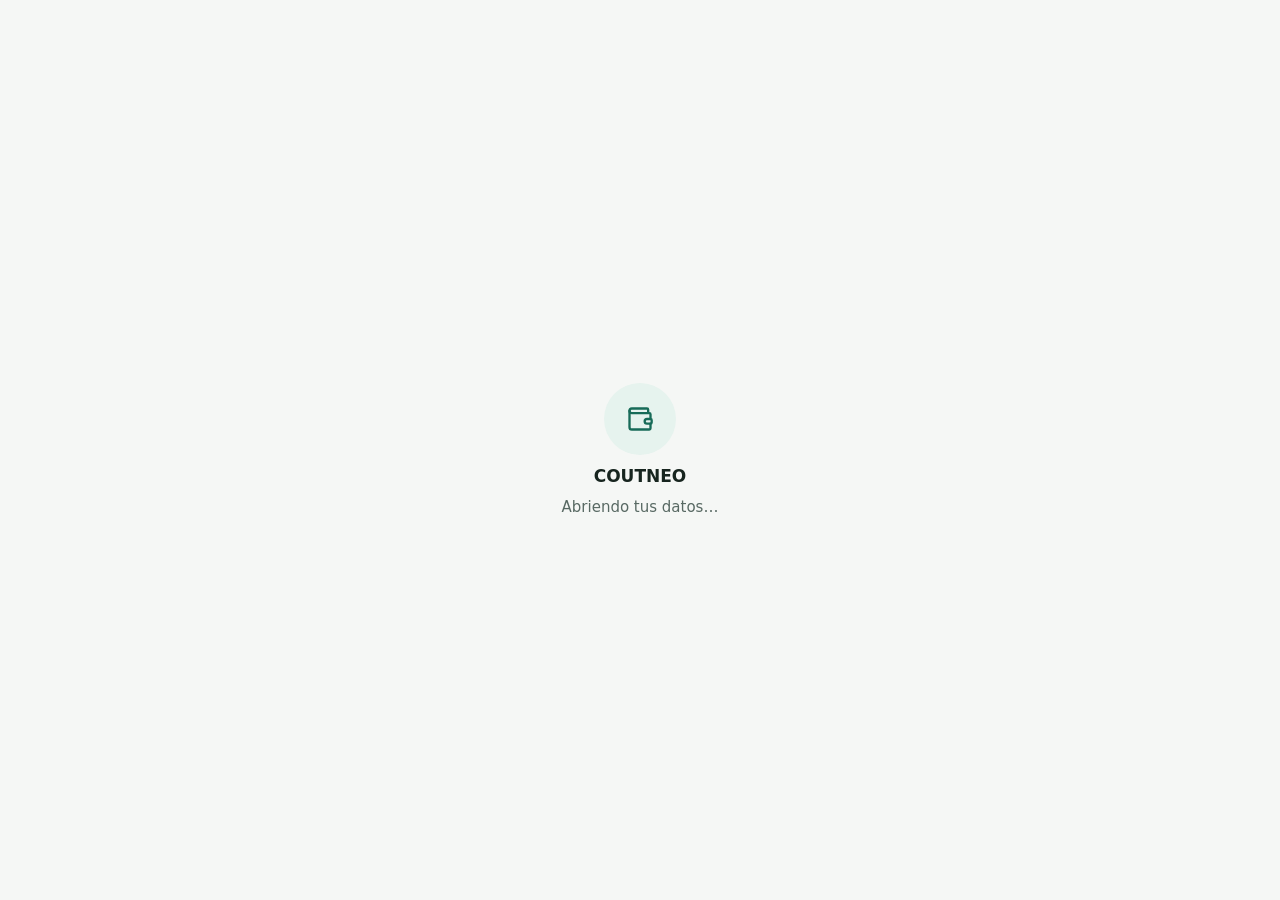
<file: index.html>
<!doctype html>
<html lang="es-NI">
  <head>
    <meta charset="UTF-8" />
    <meta http-equiv="Content-Security-Policy" content="default-src 'self'; script-src 'self'; style-src 'self'; img-src 'self' data: blob:; font-src 'self'; connect-src 'self'; worker-src 'self'; manifest-src 'self'; object-src 'none'; base-uri 'none'; form-action 'none'" />
    <meta name="viewport" content="width=device-width, initial-scale=1, viewport-fit=cover" />
    <meta name="theme-color" content="#F5F7F5" />
    <meta name="color-scheme" content="light" />
    <meta name="referrer" content="no-referrer" />
    <meta name="mobile-web-app-capable" content="yes" />
    <meta name="apple-mobile-web-app-capable" content="yes" />
    <meta name="apple-mobile-web-app-title" content="COUTNEO" />
    <meta name="apple-mobile-web-app-status-bar-style" content="default" />
    <meta name="format-detection" content="telephone=no" />
    <meta
      name="description"
      content="Tus finanzas claras, en córdobas y en dólares. Funciona sin internet y tus datos se quedan en tu teléfono."
    />
    <link rel="icon" href="icono.svg" type="image/svg+xml" />
    <link rel="icon" href="favicon-32.png" type="image/png" sizes="32x32" />
    <link rel="apple-touch-icon" href="apple-touch-icon-180.png" />
    <title>COUTNEO</title>
    <script type="module" crossorigin src="./app-BXophbRa.js"></script>
    <link rel="modulepreload" crossorigin href="./c-DyZJNswf.js">
    <link rel="modulepreload" crossorigin href="./c-B1hYfC3z.js">
    <link rel="modulepreload" crossorigin href="./c-oKbK7UVy.js">
    <link rel="modulepreload" crossorigin href="./c-2H8qky_v.js">
    <link rel="modulepreload" crossorigin href="./c-CR2uBmUK.js">
    <link rel="modulepreload" crossorigin href="./c-gTBMxaoG.js">
    <link rel="modulepreload" crossorigin href="./c-DZzc4PeH.js">
    <link rel="modulepreload" crossorigin href="./c-DclECHGd.js">
    <link rel="modulepreload" crossorigin href="./c-D03-rWz7.js">
    <link rel="stylesheet" crossorigin href="./a-CXjfK9k2.css">
  <link rel="manifest" href="./manifest.webmanifest"></head>
  <body>
    <!--
      Pantalla de arranque (D-41): se ve mientras carga la app y React la reemplaza al abrir.
      Si la app no llega a abrir (faltan archivos o no hay conexión la primera vez), a los
      8 segundos aparece la ayuda: nunca queda una pantalla en blanco.
    -->
    <div id="root">
      <div class="boot" role="status">
        <img class="boot-logo" src="icono.svg" alt="" width="84" height="84" />
        <p class="boot-name">COUTNEO</p>
        <span class="boot-ring" aria-hidden="true"></span>
        <div class="boot-help">
          <p class="boot-help-title">COUTNEO está tardando en abrir.</p>
          <p>Revisá tu conexión y volvé a abrirla.</p>
          <p>
            Si acabás de publicarla, faltan archivos: subí otra vez <strong>todos</strong> los archivos de la carpeta de
            la app.
          </p>
        </div>
      </div>
    </div>
    <noscript>COUTNEO necesita JavaScript para funcionar.</noscript>
  </body>
</html>
</file>
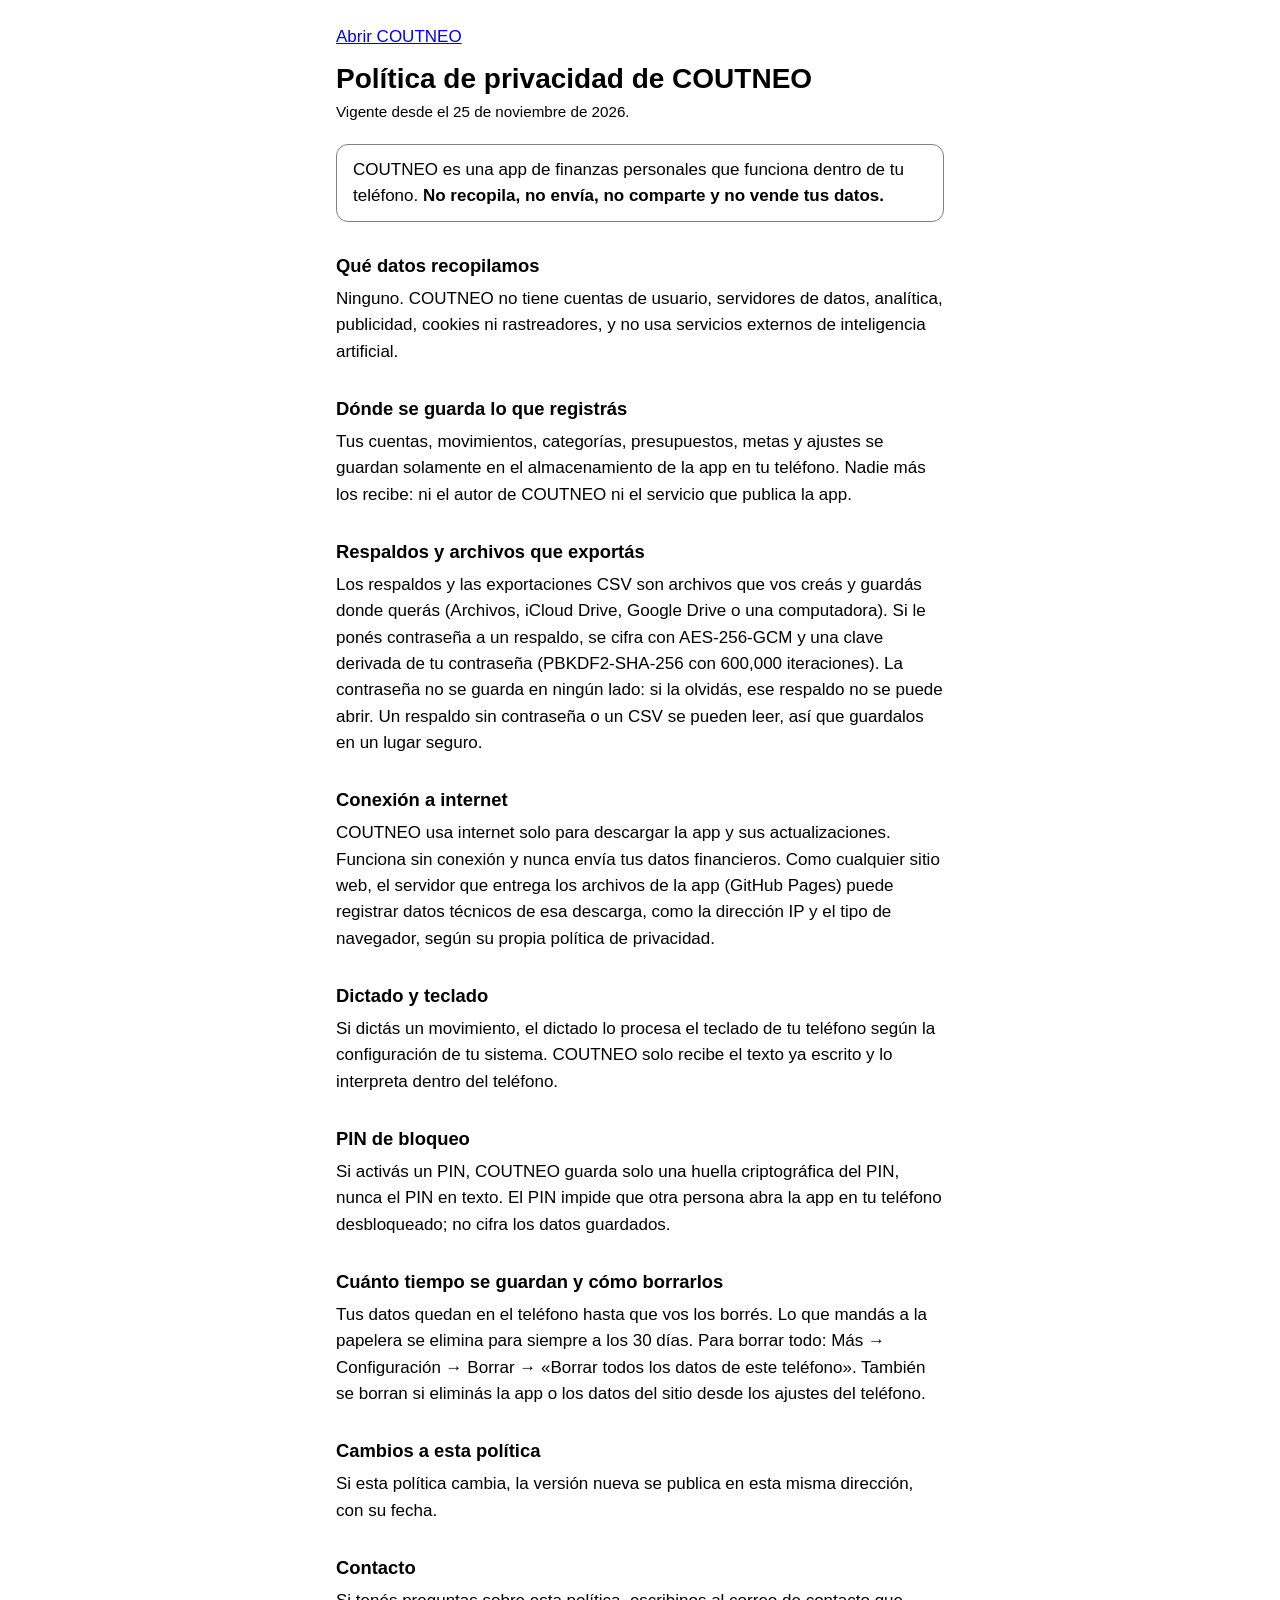
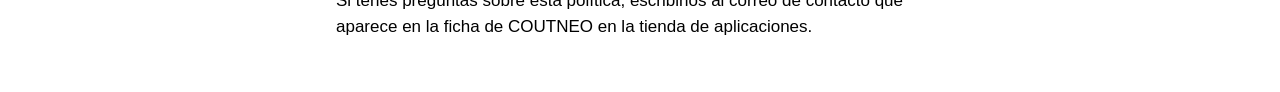
<file: privacidad.html>
<!doctype html>
<html lang="es-NI">
  <head>
    <meta charset="utf-8" />
    <meta name="viewport" content="width=device-width, initial-scale=1, viewport-fit=cover" />
    <meta http-equiv="Content-Security-Policy" content="default-src 'none'; style-src 'self'; img-src 'self'; base-uri 'none'; form-action 'none'" />
    <meta name="color-scheme" content="light dark" />
    <title>Política de privacidad · COUTNEO</title>
    <link rel="icon" href="favicon-32.png" sizes="32x32" type="image/png" />
    <link rel="stylesheet" href="privacidad.css" />
  </head>
  <body>
    <!-- Página pública para las fichas de Google Play y App Store. Debe decir lo mismo que la
         pantalla «Política de privacidad» de la app (src/modules/settings/ui/MoreScreens.tsx). -->
    <main>
      <p class="volver"><a href="./">Abrir COUTNEO</a></p>
      <h1>Política de privacidad de COUTNEO</h1>
      <p class="fecha">Vigente desde el 25 de noviembre de 2026.</p>

      <p class="resumen">
        COUTNEO es una app de finanzas personales que funciona dentro de tu teléfono.
        <strong>No recopila, no envía, no comparte y no vende tus datos.</strong>
      </p>

      <h2>Qué datos recopilamos</h2>
      <p>
        Ninguno. COUTNEO no tiene cuentas de usuario, servidores de datos, analítica, publicidad, cookies ni
        rastreadores, y no usa servicios externos de inteligencia artificial.
      </p>

      <h2>Dónde se guarda lo que registrás</h2>
      <p>
        Tus cuentas, movimientos, categorías, presupuestos, metas y ajustes se guardan solamente en el almacenamiento de
        la app en tu teléfono. Nadie más los recibe: ni el autor de COUTNEO ni el servicio que publica la app.
      </p>

      <h2>Respaldos y archivos que exportás</h2>
      <p>
        Los respaldos y las exportaciones CSV son archivos que vos creás y guardás donde querás (Archivos, iCloud Drive,
        Google Drive o una computadora). Si le ponés contraseña a un respaldo, se cifra con AES-256-GCM y una clave
        derivada de tu contraseña (PBKDF2-SHA-256 con 600,000 iteraciones). La contraseña no se guarda en ningún lado:
        si la olvidás, ese respaldo no se puede abrir. Un respaldo sin contraseña o un CSV se pueden leer, así que
        guardalos en un lugar seguro.
      </p>

      <h2>Conexión a internet</h2>
      <p>
        COUTNEO usa internet solo para descargar la app y sus actualizaciones. Funciona sin conexión y nunca envía tus
        datos financieros. Como cualquier sitio web, el servidor que entrega los archivos de la app (GitHub Pages) puede
        registrar datos técnicos de esa descarga, como la dirección IP y el tipo de navegador, según su propia política
        de privacidad.
      </p>

      <h2>Dictado y teclado</h2>
      <p>
        Si dictás un movimiento, el dictado lo procesa el teclado de tu teléfono según la configuración de tu sistema.
        COUTNEO solo recibe el texto ya escrito y lo interpreta dentro del teléfono.
      </p>

      <h2>PIN de bloqueo</h2>
      <p>
        Si activás un PIN, COUTNEO guarda solo una huella criptográfica del PIN, nunca el PIN en texto. El PIN impide
        que otra persona abra la app en tu teléfono desbloqueado; no cifra los datos guardados.
      </p>

      <h2>Cuánto tiempo se guardan y cómo borrarlos</h2>
      <p>
        Tus datos quedan en el teléfono hasta que vos los borrés. Lo que mandás a la papelera se elimina para siempre a
        los 30 días. Para borrar todo: Más → Configuración → Borrar → «Borrar todos los datos de este teléfono».
        También se borran si eliminás la app o los datos del sitio desde los ajustes del teléfono.
      </p>

      <h2>Cambios a esta política</h2>
      <p>Si esta política cambia, la versión nueva se publica en esta misma dirección, con su fecha.</p>

      <h2>Contacto</h2>
      <p>
        Si tenés preguntas sobre esta política, escribinos al correo de contacto que aparece en la ficha de COUTNEO en la
        tienda de aplicaciones.
      </p>
    </main>
  </body>
</html>
</file>
<file: a-CXjfK9k2.css>
@media (prefers-reduced-motion:reduce){:root{--dur-micro:0s;--dur-feedback:0s;--dur-number:0s;--dur-chart:0s;--dur-panel-in:.12s;--dur-panel-out:.12s;--dur-view:0s;--dur-enter:0s;--dur-sheet:.12s;--dur-chart-in:0s;--stagger:0s}}html,body{background:var(--color-bg);min-height:100%;margin:0}.boot{box-sizing:border-box;min-height:100dvh;padding:calc(env(safe-area-inset-top,0px) + 24px) 28px calc(env(safe-area-inset-bottom,0px) + 24px);font-family:var(--font-sans);color:var(--color-text);text-align:center;flex-direction:column;justify-content:center;align-items:center;gap:14px;display:flex}.boot-logo{width:84px;height:84px;box-shadow:var(--shadow-2);animation:boot-pop .7s var(--ease-enter) both;border-radius:22px}.boot-name{letter-spacing:.14em;font-weight:700;font-size:var(--text-subhead);color:var(--color-primary);margin:0;animation:.6s .15s both boot-fade}.boot-ring{border:2.5px solid var(--color-primary-soft);border-top-color:var(--color-primary);border-radius:50%;width:22px;height:22px;margin-top:6px;animation:.8s linear infinite boot-spin,.4s .4s both boot-fade}.boot-help{border-radius:var(--radius-card);background:var(--color-surface);max-width:320px;box-shadow:var(--shadow-1);font-size:var(--text-subhead);line-height:var(--leading-subhead);color:var(--color-text-secondary);visibility:hidden;opacity:0;margin-top:10px;padding:14px 16px;animation:.4s 8s forwards boot-help}.boot-help p{margin:0}.boot-help p+p{margin-top:6px}.boot-help-title{color:var(--color-text);font-weight:600}@keyframes boot-pop{0%{opacity:0;transform:scale(.82)}}@keyframes boot-fade{0%{opacity:0}}@keyframes boot-spin{to{transform:rotate(360deg)}}@keyframes boot-help{to{visibility:visible;opacity:1}}@media (prefers-reduced-motion:reduce){.boot-logo,.boot-name{animation:none}.boot-ring{animation-duration:1.6s,0s}.boot-help{animation-duration:0s}}@layer properties{@supports (((-webkit-hyphens:none)) and (not (margin-trim:block))) or ((-moz-orient:inline) and (not (color:rgb(from red r g b)))){*,:before,:after{--tw-rotate-x:initial;--tw-rotate-y:initial;--tw-rotate-z:initial;--tw-skew-x:initial;--tw-skew-y:initial;--tw-border-style:solid;--tw-ordinal:initial;--tw-slashed-zero:initial;--tw-numeric-figure:initial;--tw-numeric-spacing:initial;--tw-numeric-fraction:initial;--tw-shadow:0 0 #0000;--tw-shadow-color:initial;--tw-shadow-alpha:100%;--tw-inset-shadow:0 0 #0000;--tw-inset-shadow-color:initial;--tw-inset-shadow-alpha:100%;--tw-ring-color:initial;--tw-ring-shadow:0 0 #0000;--tw-inset-ring-color:initial;--tw-inset-ring-shadow:0 0 #0000;--tw-ring-inset:initial;--tw-ring-offset-width:0px;--tw-ring-offset-color:#fff;--tw-ring-offset-shadow:0 0 #0000;--tw-outline-style:solid;--tw-blur:initial;--tw-brightness:initial;--tw-contrast:initial;--tw-grayscale:initial;--tw-hue-rotate:initial;--tw-invert:initial;--tw-opacity:initial;--tw-saturate:initial;--tw-sepia:initial;--tw-drop-shadow:initial;--tw-drop-shadow-color:initial;--tw-drop-shadow-alpha:100%;--tw-drop-shadow-size:initial}::backdrop{--tw-rotate-x:initial;--tw-rotate-y:initial;--tw-rotate-z:initial;--tw-skew-x:initial;--tw-skew-y:initial;--tw-border-style:solid;--tw-ordinal:initial;--tw-slashed-zero:initial;--tw-numeric-figure:initial;--tw-numeric-spacing:initial;--tw-numeric-fraction:initial;--tw-shadow:0 0 #0000;--tw-shadow-color:initial;--tw-shadow-alpha:100%;--tw-inset-shadow:0 0 #0000;--tw-inset-shadow-color:initial;--tw-inset-shadow-alpha:100%;--tw-ring-color:initial;--tw-ring-shadow:0 0 #0000;--tw-inset-ring-color:initial;--tw-inset-ring-shadow:0 0 #0000;--tw-ring-inset:initial;--tw-ring-offset-width:0px;--tw-ring-offset-color:#fff;--tw-ring-offset-shadow:0 0 #0000;--tw-outline-style:solid;--tw-blur:initial;--tw-brightness:initial;--tw-contrast:initial;--tw-grayscale:initial;--tw-hue-rotate:initial;--tw-invert:initial;--tw-opacity:initial;--tw-saturate:initial;--tw-sepia:initial;--tw-drop-shadow:initial;--tw-drop-shadow-color:initial;--tw-drop-shadow-alpha:100%;--tw-drop-shadow-size:initial}}}@layer theme{:root,:host{--default-transition-duration:.15s;--default-transition-timing-function:cubic-bezier(.4, 0, .2, 1);--color-sunken:var(--color-surface-sunken);--color-ink:var(--color-text);--color-ink-2:var(--color-text-secondary);--color-line:var(--color-border);--color-line-strong:var(--color-border-strong)}}@layer base{*,:after,:before{box-sizing:border-box;border:0 solid;margin:0;padding:0}::backdrop{box-sizing:border-box;border:0 solid;margin:0;padding:0}::file-selector-button{box-sizing:border-box;border:0 solid;margin:0;padding:0}html,:host{-webkit-text-size-adjust:100%;tab-size:4;line-height:1.5;font-family:var(--default-font-family,-apple-system, BlinkMacSystemFont, "Segoe UI", Roboto, "Helvetica Neue", "Noto Sans", Arial, sans-serif, "Apple Color Emoji", "Segoe UI Emoji", "Segoe UI Symbol", "Noto Color Emoji");font-feature-settings:var(--default-font-feature-settings,normal);font-variation-settings:var(--default-font-variation-settings,normal);-webkit-tap-highlight-color:transparent}hr{height:0;color:inherit;border-top-width:1px}abbr:where([title]){-webkit-text-decoration:underline dotted;text-decoration:underline dotted}h1,h2,h3,h4,h5,h6{font-size:inherit;font-weight:inherit}a{color:inherit;-webkit-text-decoration:inherit;-webkit-text-decoration:inherit;-webkit-text-decoration:inherit;-webkit-text-decoration:inherit;text-decoration:inherit}b,strong{font-weight:bolder}code,kbd,samp,pre{font-family:var(--default-mono-font-family,ui-monospace, SFMono-Regular, Menlo, Monaco, Consolas, "Liberation Mono", "Courier New", monospace);font-feature-settings:var(--default-mono-font-feature-settings,normal);font-variation-settings:var(--default-mono-font-variation-settings,normal);font-size:1em}small{font-size:80%}sub,sup{vertical-align:baseline;font-size:75%;line-height:0;position:relative}sub{bottom:-.25em}sup{top:-.5em}table{text-indent:0;border-color:inherit;border-collapse:collapse}:-moz-focusring:where(:not(iframe)){outline:auto}progress{vertical-align:baseline}summary{display:list-item}ol,ul,menu{list-style:none}img,svg,video,canvas,audio,iframe,embed,object{vertical-align:middle;display:block}img,video{max-width:100%;height:auto}button,input,select,optgroup,textarea{font:inherit;font-feature-settings:inherit;font-variation-settings:inherit;letter-spacing:inherit;color:inherit;opacity:1;background-color:#0000;border-radius:0}::file-selector-button{font:inherit;font-feature-settings:inherit;font-variation-settings:inherit;letter-spacing:inherit;color:inherit;opacity:1;background-color:#0000;border-radius:0}:where(select:is([multiple],[size])) optgroup{font-weight:bolder}:where(select:is([multiple],[size])) optgroup option{padding-inline-start:20px}::file-selector-button{margin-inline-end:4px}::placeholder{opacity:1}@supports (not ((-webkit-appearance:-apple-pay-button))) or (contain-intrinsic-size:1px){::placeholder{color:currentColor}@supports (color:color-mix(in lab, red, red)){::placeholder{color:color-mix(in oklab, currentcolor 50%, transparent)}}}textarea{resize:vertical}::-webkit-search-decoration{-webkit-appearance:none}::-webkit-date-and-time-value{min-height:1lh;text-align:inherit}::-webkit-datetime-edit{display:inline-flex}::-webkit-datetime-edit-fields-wrapper{padding:0}::-webkit-datetime-edit{padding-block:0}::-webkit-datetime-edit-year-field{padding-block:0}::-webkit-datetime-edit-month-field{padding-block:0}::-webkit-datetime-edit-day-field{padding-block:0}::-webkit-datetime-edit-hour-field{padding-block:0}::-webkit-datetime-edit-minute-field{padding-block:0}::-webkit-datetime-edit-second-field{padding-block:0}::-webkit-datetime-edit-millisecond-field{padding-block:0}::-webkit-datetime-edit-meridiem-field{padding-block:0}::-webkit-calendar-picker-indicator{line-height:1}:-moz-ui-invalid{box-shadow:none}button,input:where([type=button],[type=reset],[type=submit]){appearance:button}::file-selector-button{appearance:button}::-webkit-inner-spin-button{height:auto}::-webkit-outer-spin-button{height:auto}[hidden]:where(:not([hidden=until-found])){display:none!important}html{-webkit-text-size-adjust:100%;height:100%}body{background:var(--color-bg);min-height:100%;color:var(--color-text);font-family:var(--font-sans);font-size:var(--text-body);line-height:var(--leading-body);-webkit-tap-highlight-color:transparent;overscroll-behavior-y:none;margin:0}#root{min-height:100%}button,input,select,textarea{font:inherit;color:inherit}button{cursor:pointer;touch-action:manipulation}:focus-visible{outline:2px solid var(--color-focus-ring);outline-offset:2px}h1,h2,h3,p{margin:0}[hidden]{display:none!important}}@layer components{.sr-only-c{clip:rect(0 0 0 0);white-space:nowrap;width:1px;height:1px;margin:-1px;overflow:hidden;position:absolute!important}.tnum{font-variant-numeric:tabular-nums}.amt{font-variant-numeric:tabular-nums;white-space:nowrap;font-weight:600}.amt-inc{color:var(--color-income)}.amt-exp{color:var(--color-expense)}.amt-neu{color:var(--color-transfer)}.t-display{font-size:var(--text-display);line-height:var(--leading-display);letter-spacing:-.02em;font-weight:700}.t-title-1{font-size:var(--text-title-1);line-height:var(--leading-title-1);letter-spacing:-.01em;text-wrap:balance;font-weight:700}.t-title-2{font-size:var(--text-title-2);line-height:var(--leading-title-2);letter-spacing:-.01em;font-weight:600}.t-title-3{font-size:var(--text-title-3);line-height:var(--leading-title-3);letter-spacing:-.01em;font-weight:600}.t-headline{font-size:var(--text-headline);line-height:var(--leading-headline);font-weight:600}.t-callout{font-size:var(--text-callout);line-height:var(--leading-callout)}.t-subhead{font-size:var(--text-subhead);line-height:var(--leading-subhead)}.t-footnote{font-size:var(--text-footnote);line-height:var(--leading-footnote)}.t-caption{font-size:var(--text-caption);line-height:var(--leading-caption);font-weight:500}.muted{color:var(--color-text-secondary)}.ic{flex:none}.demo-bar{z-index:40;background:var(--color-info-soft);color:var(--color-info);padding-top:env(safe-area-inset-top,0px);font-size:var(--text-footnote);line-height:var(--leading-footnote);font-weight:500;position:sticky;top:0}.demo-bar-in{align-items:center;gap:var(--space-2);min-height:36px;padding-left:max(var(--space-5), env(safe-area-inset-left,0px));padding-right:max(var(--space-5), env(safe-area-inset-right,0px));display:flex}.update-bar{background:var(--color-inverse);color:var(--color-on-inverse);align-items:center;gap:var(--space-3);padding:var(--space-2) max(var(--space-5), env(safe-area-inset-right,0px)) var(--space-2) max(var(--space-5), env(safe-area-inset-left,0px));font-size:var(--text-subhead);justify-content:space-between;display:flex}.update-bar button{color:var(--color-on-inverse-accent);min-height:var(--touch-target);padding:0 var(--space-2);background:0 0;border:0;font-weight:600}.page{padding-left:max(var(--space-5), env(safe-area-inset-left,0px));padding-right:max(var(--space-5), env(safe-area-inset-right,0px));padding-top:var(--space-2);padding-bottom:calc(var(--tabbar-height) + env(safe-area-inset-bottom,0px) + var(--space-8));gap:var(--space-6);max-width:var(--content-max);flex-direction:column;width:100%;margin-inline:auto;display:flex}@media (max-width:389px){.page{padding-left:max(var(--space-4), env(safe-area-inset-left,0px));padding-right:max(var(--space-4), env(safe-area-inset-right,0px))}}.tabbar{z-index:30;background:var(--color-surface);border-top:1px solid var(--color-border);padding-bottom:env(safe-area-inset-bottom,0px);padding-left:env(safe-area-inset-left,0px);padding-right:env(safe-area-inset-right,0px);grid-template-columns:repeat(5,minmax(0,1fr));display:grid;position:fixed;bottom:0;left:0;right:0}.tab{height:var(--tabbar-height);min-width:0;color:var(--color-text-secondary);font-size:var(--text-caption);line-height:var(--leading-caption);background:0 0;border:0;flex-direction:column;justify-content:flex-end;align-items:center;gap:2px;padding-bottom:6px;font-weight:500;text-decoration:none;display:flex}.tab span{text-overflow:ellipsis;white-space:nowrap;max-width:100%;overflow:hidden}.tab[aria-current=page],.tab-reg{color:var(--color-primary);font-weight:600}.tab-reg .plus{background:var(--color-primary);width:36px;height:36px;color:var(--color-on-primary);border-radius:50%;place-items:center;display:grid}.tab-reg:active .plus{background:var(--color-primary-pressed)}.sidebar{width:var(--sidebar-width);z-index:30;background:var(--color-surface);border-right:1px solid var(--color-border);gap:var(--space-4);padding:calc(env(safe-area-inset-top,0px) + var(--space-6)) var(--space-4) var(--space-6) max(var(--space-4), env(safe-area-inset-left,0px));flex-direction:column;display:flex;position:fixed;top:0;bottom:0;left:0}.wordmark{letter-spacing:.02em;font-weight:600;font-size:var(--text-headline);padding-left:var(--space-3)}.side-nav{flex-direction:column;gap:2px;display:flex}.side-link{align-items:center;gap:var(--space-3);min-height:var(--touch-target);padding:0 var(--space-3);border-radius:var(--radius-control);color:var(--color-text);font-weight:500;text-decoration:none;display:flex}.side-link:hover{background:var(--color-bg)}.side-link[aria-current=page]{background:var(--color-primary-soft);color:var(--color-primary);font-weight:600}.desk-main{margin-left:var(--sidebar-width);min-height:100vh}.desk-main .page{padding-bottom:var(--space-12);padding-left:var(--space-8);padding-right:var(--space-8);gap:var(--space-8)}.desk-main .demo-bar-in{padding-left:var(--space-8)}.hdr{gap:var(--space-1);padding-top:var(--space-2);flex-direction:column;display:flex}.hdr-row{justify-content:space-between;align-items:center;gap:var(--space-3);display:flex}.back{min-height:var(--touch-target);padding-right:var(--space-2);color:var(--color-primary);background:0 0;border:0;align-self:flex-start;align-items:center;gap:2px;margin-left:-8px;font-weight:500;text-decoration:none;display:inline-flex}.sec{gap:var(--space-3);flex-direction:column;display:flex}.sec-h{justify-content:space-between;align-items:center;gap:var(--space-3);min-height:32px;display:flex}.link{color:var(--color-primary);font-weight:500;font-size:var(--text-subhead);min-height:var(--touch-target);background:0 0;border:0;align-items:center;gap:2px;padding:0;text-decoration:none;display:inline-flex}.card{background:var(--color-surface);border-radius:var(--radius-card);padding:var(--space-4)}@media (min-width:1024px){.card{padding:var(--space-6)}}.card-flush{overflow:hidden;padding:0!important}.list{background:var(--color-surface);border-radius:var(--radius-card);overflow:hidden}.row{align-items:center;gap:var(--space-3);min-height:52px;padding:10px var(--space-4);text-align:left;width:100%;color:inherit;background:0 0;border:0;text-decoration:none;display:flex}.row+.row{border-top:1px solid var(--color-border)}.row-grow{flex:1;min-width:0}.row-ic{background:var(--color-primary-soft);width:32px;height:32px;color:var(--color-primary);border-radius:9px;flex:none;place-items:center;display:grid}@media (hover:hover){a.row:hover,button.row:hover,.txrow:hover{background:var(--color-bg)}}.divider{background:var(--color-border);height:1px}.btn{justify-content:center;align-items:center;gap:var(--space-2);min-height:var(--control-height);border-radius:var(--radius-control);transition:background-color var(--dur-micro) var(--ease-standard), transform var(--dur-micro) var(--ease-standard);border:0;padding:0 18px;font-weight:600;text-decoration:none;display:inline-flex;position:relative}.btn-primary{background:var(--color-primary);color:var(--color-on-primary)}.btn-primary:active:not([disabled]){background:var(--color-primary-pressed)}.btn-secondary{background:var(--color-primary-soft);color:var(--color-primary)}.btn-tertiary{color:var(--color-primary);padding:0 var(--space-2);background:0 0}.btn-destructive{background:var(--color-expense-soft);color:var(--color-expense)}.btn-danger{background:var(--color-expense);color:var(--color-on-primary)}.btn[disabled]{background:var(--color-surface-sunken);color:var(--color-text-secondary);cursor:not-allowed}.btn-tertiary[disabled]{background:0 0}.btn-compact{min-height:var(--control-height-compact);font-size:var(--text-subhead);padding:0 14px}.btn-block{width:100%}.btn[aria-busy=true]>.btn-label{visibility:hidden}.btn-spinner{place-items:center;display:grid;position:absolute;inset:0}.spinner{border:2px solid;border-right-color:#0000;border-radius:50%;width:18px;height:18px;animation:.7s linear infinite spin}@media (hover:hover){.btn-primary:not([disabled]):hover{background:var(--color-primary-hover)}}.icon-btn{width:var(--touch-target);height:var(--touch-target);color:var(--color-text);background:0 0;border:0;border-radius:50%;flex:none;place-items:center;display:grid}.icon-btn:active{background:var(--color-surface-sunken)}.chips{gap:var(--space-2);scrollbar-width:none;margin-inline:calc(-1 * var(--space-5));padding:2px var(--space-5);display:flex;overflow-x:auto}.chips::-webkit-scrollbar{display:none}.chips-wrap{gap:var(--space-2);flex-wrap:wrap;display:flex}.chip{border-radius:var(--radius-pill);background:var(--color-surface);min-height:36px;box-shadow:inset 0 0 0 1px var(--color-border-strong);font-size:var(--text-subhead);white-space:nowrap;color:var(--color-text);border:0;flex:none;align-items:center;gap:6px;padding:0 14px;font-weight:500;display:inline-flex}.chip[aria-pressed=true],.chip-on{background:var(--color-primary-soft);color:var(--color-primary);box-shadow:inset 0 0 0 1px var(--color-primary)}.chip[disabled]{color:var(--color-text-secondary);box-shadow:inset 0 0 0 1px var(--color-border);cursor:not-allowed}.seg{background:var(--color-surface-sunken);border-radius:10px;grid-auto-columns:1fr;grid-auto-flow:column;gap:2px;padding:2px;display:inline-grid}.seg button{min-height:32px;padding:0 var(--space-3);font-size:var(--text-subhead);color:var(--color-text-secondary);white-space:nowrap;background:0 0;border:0;border-radius:8px;font-weight:500}.seg button[aria-pressed=true]{background:var(--color-surface);color:var(--color-text);box-shadow:var(--shadow-1);font-weight:600}.seg-lg{display:grid}.seg-lg button{min-height:40px}.field{flex-direction:column;gap:6px;display:flex}.field-label{font-size:var(--text-subhead);line-height:var(--leading-subhead);font-weight:500}.field-help{font-size:var(--text-footnote);line-height:var(--leading-footnote);color:var(--color-text-secondary)}.field-error{font-size:var(--text-footnote);line-height:var(--leading-footnote);color:var(--color-expense);align-items:center;gap:4px;display:flex}.input{width:100%;min-height:var(--control-height);border-radius:var(--radius-control);border:1px solid var(--color-border-strong);background:var(--color-surface-sunken);font-size:max(16px, var(--text-body));line-height:var(--leading-body);padding:10px 14px}@media (min-width:1024px){.input{min-height:var(--control-height-compact);font-size:var(--text-callout)}}.input:focus{outline:2px solid var(--color-focus-ring);outline-offset:2px}.input[aria-invalid=true]{border-color:var(--color-expense)}.input::placeholder{color:var(--color-text-secondary);opacity:1}textarea.input{resize:none;min-height:96px}.search{position:relative}.search>.ic{color:var(--color-text-secondary);pointer-events:none;position:absolute;top:50%;left:14px;transform:translateY(-50%)}.search .input{padding-left:42px}.amount-in{background:var(--color-surface-sunken);border-radius:var(--radius-card);border:1px solid var(--color-border-strong);align-items:center;gap:10px;padding:10px 12px;display:flex}.amount-in:focus-within{outline:2px solid var(--color-focus-ring);outline-offset:2px}.amount-in[data-invalid=true]{border-color:var(--color-expense)}.amount-in input{min-width:0;font-size:var(--text-display);line-height:var(--leading-display);letter-spacing:-.02em;font-variant-numeric:tabular-nums;background:0 0;border:0;outline:none;flex:1;padding:0;font-weight:700}.cur-chip{border-radius:var(--radius-pill);background:var(--color-primary-soft);min-height:36px;color:var(--color-primary);border:0;flex:none;align-items:center;gap:4px;padding:0 12px;font-weight:700;display:inline-flex}.banner{border-radius:var(--radius-card);font-size:var(--text-subhead);line-height:var(--leading-subhead);text-align:left;border:0;align-items:flex-start;gap:10px;width:100%;padding:12px 14px;text-decoration:none;display:flex}.banner-body{flex-direction:column;flex:1;gap:2px;min-width:0;display:flex}.banner-title{font-weight:600}.banner-action{white-space:nowrap;align-self:center;align-items:center;font-weight:600;display:inline-flex}.banner-warning{background:var(--color-warning-soft);color:var(--color-warning)}.banner-critical{background:var(--color-expense-soft);color:var(--color-expense)}.banner-info{background:var(--color-info-soft);color:var(--color-info)}.banner-success{background:var(--color-income-soft);color:var(--color-income)}.greet{font-size:var(--text-title-1);line-height:var(--leading-title-1);letter-spacing:-.01em;font-weight:700}.period{min-height:36px;color:var(--color-text-secondary);font-weight:500;font-size:var(--text-subhead);background:0 0;border:0;align-self:flex-start;align-items:center;gap:4px;padding:0;display:inline-flex}.bal-grid{gap:var(--space-3);grid-template-columns:1fr 1fr;display:grid}.bal{background:var(--color-surface);border-radius:var(--radius-card);min-width:0;color:inherit;flex-direction:column;gap:4px;padding:14px 14px 12px;text-decoration:none;display:flex}.bal-k{font-size:var(--text-subhead);color:var(--color-text-secondary);font-weight:500}.bal-v{font-size:var(--text-title-2);line-height:var(--leading-title-2);letter-spacing:-.02em;font-variant-numeric:tabular-nums;white-space:nowrap;text-overflow:ellipsis;font-weight:700;overflow:hidden}.bal-v small{font-size:.6em;font-weight:600}.bal-m{font-size:var(--text-footnote);color:var(--color-text-secondary);justify-content:space-between;align-items:center;display:flex}.qe-prompt{align-items:center;gap:var(--space-3);width:100%;min-height:56px;padding:0 var(--space-4);border-radius:var(--radius-card);background:var(--color-surface);box-shadow:inset 0 0 0 1px var(--color-border-strong);color:var(--color-text-secondary);font-size:var(--text-body);text-align:left;border:0;display:flex}.qe-prompt .ic{color:var(--color-primary)}.qe-prompt kbd{font-family:inherit;font-size:var(--text-caption);border:1px solid var(--color-border-strong);border-radius:6px;margin-left:auto;padding:0 6px}.sum-row{justify-content:space-between;align-items:baseline;gap:var(--space-3);min-height:36px;padding-block:4px;display:flex}.sum-row+.sum-row{border-top:1px solid var(--color-border)}.sum-row .amt{font-size:var(--text-body)}.sum-row-net .amt{font-size:var(--text-title-2);line-height:var(--leading-title-2);font-weight:700}.dash-grid{gap:var(--space-6);grid-template-columns:repeat(12,minmax(0,1fr));align-items:start;display:grid}.col-4{grid-column:span 4}.col-8{grid-column:span 8}.col-12{grid-column:span 12}.legend{gap:var(--space-4);font-size:var(--text-footnote);color:var(--color-text-secondary);flex-wrap:wrap;display:flex}.legend span{align-items:center;gap:6px;display:inline-flex}.swatch{border-radius:3px;width:10px;height:10px;display:inline-block}.readout{gap:var(--space-2);background:var(--color-bg);border-radius:12px;grid-template-columns:repeat(3,minmax(0,1fr));padding:10px 12px;display:grid}.readout-k{font-size:var(--text-caption);line-height:var(--leading-caption);color:var(--color-text-secondary);font-weight:500}.readout-v{font-size:var(--text-subhead);font-variant-numeric:tabular-nums;white-space:nowrap;text-overflow:ellipsis;font-weight:600;overflow:hidden}.readout-m{font-size:var(--text-footnote);grid-column:1/-1;font-weight:600}.chart svg{width:100%;height:auto;display:block;overflow:visible}.chart text{font-family:var(--font-sans);fill:var(--chart-label);font-size:12px}.chart text.is-current{fill:var(--color-text);font-weight:600}.chart .hit{cursor:pointer}.chart-bar{transition:opacity var(--dur-micro) var(--ease-standard)}.tbl-wrap{overflow-x:auto}.tbl{border-collapse:collapse;width:100%;font-size:var(--text-subhead);font-variant-numeric:tabular-nums}.tbl th{font-size:var(--text-caption);color:var(--color-text-secondary);text-align:right;border-bottom:1px solid var(--color-border-strong);padding:6px 4px;font-weight:600}.tbl th:first-child,.tbl td:first-child{text-align:left}.tbl td{text-align:right;border-bottom:1px solid var(--color-border);white-space:nowrap;padding:8px 4px}.cbars{gap:var(--space-3);flex-direction:column;display:flex}.cbar{text-align:left;width:100%;color:inherit;background:0 0;border:0;flex-direction:column;gap:6px;padding:0;text-decoration:none;display:flex}.cbar-top{justify-content:space-between;gap:var(--space-3);font-size:var(--text-subhead);display:flex}.cbar-name{align-items:center;gap:var(--space-2);min-width:0;display:flex}.cbar-name span{white-space:nowrap;text-overflow:ellipsis;overflow:hidden}.track{border-radius:var(--radius-pill);background:var(--color-surface-sunken);height:8px;position:relative}.fill{border-radius:var(--radius-pill);background:var(--chart-series-1);transition:width var(--dur-number) var(--ease-standard);position:absolute;top:0;bottom:0;left:0}.fill-ok{background:var(--color-primary)}.fill-warning{background:var(--color-warning)}.fill-over{background:var(--color-expense)}.fill-goal{background:var(--color-income)}.mark{background:var(--color-text-secondary);border-radius:1px;width:2px;position:absolute;top:-3px;bottom:-3px}.progress{gap:var(--space-2);text-align:left;width:100%;color:inherit;background:0 0;border:0;flex-direction:column;padding:0;text-decoration:none;display:flex}.progress-top{justify-content:space-between;align-items:center;gap:10px;display:flex}.progress-name{align-items:center;gap:10px;min-width:0;font-weight:600;display:flex}.progress-name span{white-space:nowrap;text-overflow:ellipsis;overflow:hidden}.progress-foot{font-size:var(--text-footnote);line-height:var(--leading-footnote);color:var(--color-text-secondary);justify-content:space-between;gap:10px;display:flex}.progress-state{align-items:center;gap:4px;font-weight:600;display:inline-flex}.progress-state-warning{color:var(--color-warning)}.progress-state-over{color:var(--color-expense)}.cat-ic{width:36px;height:36px;color:var(--c);background:var(--c);border-radius:50%;flex:none;place-items:center;display:grid}@supports (color:color-mix(in lab, red, red)){.cat-ic{background:color-mix(in srgb, var(--c) 13%, var(--color-surface))}}.cat-ic-sm{width:28px;height:28px}.cat-ic-neutral{--c:var(--color-text-secondary);background:var(--color-surface-sunken)}.txrow{align-items:center;gap:var(--space-3);width:100%;min-height:64px;padding:10px var(--space-4);text-align:left;color:inherit;background:0 0;border:0;text-decoration:none;display:flex}.txrow+.txrow{border-top:1px solid var(--color-border)}.txrow-compact{min-height:48px;padding-block:6px}.tx-main{flex-direction:column;flex:1;min-width:0;display:flex}.tx-desc{font-weight:600;font-size:var(--text-headline);line-height:var(--leading-headline);white-space:nowrap;text-overflow:ellipsis;overflow:hidden}.tx-meta{font-size:var(--text-subhead);line-height:var(--leading-subhead);color:var(--color-text-secondary);white-space:nowrap;text-overflow:ellipsis;overflow:hidden}.tx-amt{text-align:right;flex-direction:column;align-items:flex-end;display:flex}.tx-sub{font-size:var(--text-footnote);color:var(--color-text-secondary);white-space:nowrap}.tag{font-size:var(--text-caption);line-height:var(--leading-caption);border-radius:var(--radius-pill);background:var(--color-surface-sunken);color:var(--color-text-secondary);white-space:nowrap;align-items:center;gap:4px;padding:1px 7px;font-weight:600;display:inline-flex}.date-head{justify-content:space-between;align-items:baseline;gap:var(--space-3);font-size:var(--text-subhead);padding:0 4px 6px;display:flex}.date-head strong{font-weight:600}.kv{justify-content:space-between;gap:var(--space-3);font-size:var(--text-subhead);padding:10px 0;display:flex}.kv+.kv{border-top:1px solid var(--color-border)}.kv-k{color:var(--color-text-secondary)}.kv-v{text-align:right;min-width:0;font-weight:500}.empty{text-align:center;padding:var(--space-8) var(--space-4);flex-direction:column;align-items:center;gap:10px;display:flex}.empty-ring{background:var(--color-primary-soft);width:72px;height:72px;color:var(--color-primary);border-radius:50%;place-items:center;display:grid}.skeleton{background:var(--color-surface-sunken);border-radius:8px}.overlay{z-index:50;background:var(--color-overlay);position:fixed;inset:0}.overlay[data-state=open]{animation:fade-in var(--dur-panel-in) var(--ease-standard)}.overlay[data-state=closed]{animation:fade-out var(--dur-panel-out) var(--ease-exit)}.sheet{left:0;right:0;bottom:var(--kb,0px);z-index:51;max-height:calc(min(100dvh, var(--vvh,100dvh)) - env(safe-area-inset-top,0px) - 24px);background:var(--color-surface);border-radius:var(--radius-sheet) var(--radius-sheet) 0 0;box-shadow:var(--shadow-2);padding-left:env(safe-area-inset-left,0px);padding-right:env(safe-area-inset-right,0px);outline:none;flex-direction:column;display:flex;position:fixed}.sheet[data-state=open]{animation:sheet-in var(--dur-panel-in) var(--ease-enter)}.sheet[data-state=closed]{animation:sheet-out var(--dur-panel-out) var(--ease-exit)}@media (min-width:1024px){.sheet{border-radius:var(--radius-sheet) 0 0 var(--radius-sheet);width:440px;max-height:none;inset:0 0 0 auto}.sheet[data-state=open]{animation-name:panel-in}.sheet[data-state=closed]{animation-name:panel-out}.sheet-grab{display:none}}.sheet-grab{touch-action:none;cursor:grab;flex:none;place-items:center;height:20px;display:grid}.sheet-grab:before{content:"";background:var(--color-border-strong);border-radius:3px;width:40px;height:5px}.sheet-head{align-items:center;gap:var(--space-2);padding:0 var(--space-3) var(--space-2) var(--space-2);flex:none;display:flex}.sheet-head h2{flex:1;min-width:0}.sheet-body{overscroll-behavior:contain;-webkit-overflow-scrolling:touch;padding:4px var(--space-5) var(--space-5);gap:var(--space-4);flex-direction:column;flex:1;min-height:0;display:flex;overflow-y:auto}.sheet-foot{padding:var(--space-3) var(--space-5) calc(var(--space-3) + env(safe-area-inset-bottom,0px));border-top:1px solid var(--color-border);background:var(--color-surface);gap:var(--space-2);flex-direction:column;flex:none;display:flex}.dialog{z-index:61;background:var(--color-surface);width:min(360px,100vw - 48px);padding:var(--space-5);gap:var(--space-3);box-shadow:var(--shadow-2);border-radius:20px;outline:none;flex-direction:column;display:flex;position:fixed;top:50%;left:50%;transform:translate(-50%,-50%)}.dialog-actions{gap:10px;display:flex}.dialog-actions .btn{flex:1}.toast-region{z-index:70;left:max(var(--space-4), env(safe-area-inset-left,0px));right:max(var(--space-4), env(safe-area-inset-right,0px));bottom:calc(var(--tabbar-height) + env(safe-area-inset-bottom,0px) + var(--space-3));gap:var(--space-2);pointer-events:none;flex-direction:column;display:flex;position:fixed}@media (min-width:1024px){.toast-region{left:auto;right:var(--space-8);bottom:var(--space-8);width:400px}}.toast{pointer-events:auto;background:var(--color-inverse);color:var(--color-on-inverse);padding:10px 10px 10px var(--space-4);align-items:center;gap:var(--space-3);box-shadow:var(--shadow-2);font-size:var(--text-subhead);line-height:var(--leading-subhead);animation:toast-in var(--dur-feedback) var(--ease-enter);border-radius:14px;display:flex}.toast p{flex:1;min-width:0}.toast button{color:var(--color-on-inverse-accent);background:0 0;border:0;min-height:40px;padding:0 10px;font-weight:600}.cat-section{gap:var(--space-3);flex-direction:column;display:flex}.cat-demo{gap:var(--space-3);flex-wrap:wrap;align-items:center;display:flex}.swatches{gap:var(--space-2);grid-template-columns:repeat(auto-fill,minmax(140px,1fr));display:grid}.swatch-card{background:var(--color-surface);box-shadow:inset 0 0 0 1px var(--color-border);font-size:var(--text-caption);border-radius:12px;overflow:hidden}.swatch-card div{height:44px}.swatch-card p{padding:6px 8px}.app-main{min-height:100dvh}.sidebar{display:none}@media (min-width:1024px){.sidebar{display:flex}.tabbar{display:none}.app-main{margin-left:var(--sidebar-width)}.app-main .page{padding-bottom:var(--space-12);padding-left:var(--space-8);padding-right:var(--space-8)}}.page-top{padding-top:env(safe-area-inset-top,0px)}.stack{gap:var(--space-4);flex-direction:column;display:flex}.stack-sm{gap:var(--space-2);flex-direction:column;display:flex}.row-wrap{gap:var(--space-2);flex-wrap:wrap;align-items:center;display:flex}.grow{flex:1;min-width:0}.chev{color:var(--color-text-secondary);flex:none}.ellipsis{white-space:nowrap;text-overflow:ellipsis;overflow:hidden}.title-row{justify-content:space-between;align-items:center;gap:var(--space-3);display:flex}.big-amt{font-size:var(--text-display);line-height:var(--leading-display);letter-spacing:-.02em;font-variant-numeric:tabular-nums;font-weight:700}.badge{font-size:var(--text-caption);line-height:var(--leading-caption);border-radius:var(--radius-pill);background:var(--color-warning-soft);color:var(--color-warning);white-space:nowrap;padding:2px 8px;font-weight:600}.badge-info{background:var(--color-info-soft);color:var(--color-info)}.badge-ok{background:var(--color-income-soft);color:var(--color-income)}.badge-neutral{background:var(--color-surface-sunken);color:var(--color-text-secondary)}.select{width:100%;min-height:var(--control-height);border-radius:var(--radius-control);border:1px solid var(--color-border-strong);background-color:var(--color-surface-sunken);font-size:max(16px, var(--text-body));appearance:none;background-image:linear-gradient(45deg, transparent 50%, var(--color-text-secondary) 50%), linear-gradient(135deg, var(--color-text-secondary) 50%, transparent 50%);background-position:calc(100% - 20px) 21px,calc(100% - 14px) 21px;background-repeat:no-repeat;background-size:6px 6px;padding:10px 40px 10px 14px}.select:focus{outline:2px solid var(--color-focus-ring);outline-offset:2px}.check-row{align-items:center;gap:var(--space-3);min-height:var(--touch-target);display:flex}.check-row input[type=checkbox],.check-row input[type=radio]{width:22px;height:22px;accent-color:var(--color-primary);flex:none}.switch{width:44px;height:26px;accent-color:var(--color-primary)}.lbl{font-size:var(--text-subhead);line-height:var(--leading-subhead);font-weight:500}.hint{font-size:var(--text-footnote);line-height:var(--leading-footnote);color:var(--color-text-secondary);align-items:center;gap:8px;display:flex}.error-box{background:var(--color-expense-soft);color:var(--color-expense);font-size:var(--text-subhead);border-radius:12px;align-items:flex-start;gap:8px;padding:10px 12px;display:flex}dialog.sheet{color:inherit;width:100%;max-width:none;top:auto;left:0;right:0;bottom:var(--kb,0px);border:0;margin:0;padding:0;position:fixed}dialog.sheet::backdrop{background:var(--color-overlay)}dialog.sheet[data-state=open]::backdrop{animation:fade-in var(--dur-panel-in) var(--ease-standard)}dialog.sheet[data-state=closed]::backdrop{animation:fade-out var(--dur-panel-out) var(--ease-exit)}dialog.dialog{color:inherit;border:0;margin:0}dialog.dialog::backdrop{background:var(--color-overlay)}@media (min-width:1024px){dialog.sheet{width:440px;height:100dvh;max-height:none;top:0;bottom:0;left:auto}}.sheet-title{font-size:var(--text-title-3);line-height:var(--leading-title-3);flex:1;min-width:0;font-weight:600}.qe-state{font-size:var(--text-footnote);border-radius:var(--radius-pill);background:var(--color-surface-sunken);color:var(--color-text-secondary);align-self:flex-start;align-items:center;gap:6px;padding:3px 10px;font-weight:600;display:inline-flex}.qe-state[data-s=clarify]{background:var(--color-warning-soft);color:var(--color-warning)}.qe-state[data-s=valid],.qe-state[data-s=review]{background:var(--color-income-soft);color:var(--color-income)}.qe-state[data-s=confirmed]{background:var(--color-primary-soft);color:var(--color-primary)}.ex-chips{flex-direction:column;gap:6px;display:flex}.ex{text-align:left;background:var(--color-bg);font-size:var(--text-subhead);line-height:var(--leading-subhead);border:0;border-radius:12px;align-items:flex-start;gap:8px;width:100%;padding:10px 12px;display:flex}.ex .ic{color:var(--color-primary);margin-top:1px}.draft{border-radius:var(--radius-card);box-shadow:inset 0 0 0 1px var(--color-border-strong);background:var(--color-surface);flex-direction:column;gap:10px;padding:12px;display:flex}.draft[data-blocked=true]{box-shadow:inset 0 0 0 2px var(--color-warning)}.d-top{align-items:center;gap:10px;display:flex}.d-main{flex:1;min-width:0}.d-desc{white-space:nowrap;text-overflow:ellipsis;font-weight:600;overflow:hidden}.d-kind{font-size:var(--text-footnote);color:var(--color-text-secondary);align-items:center;gap:4px;display:flex}.d-amt{font-size:var(--text-headline)}.d-fields{grid-template-columns:repeat(2,minmax(0,1fr));gap:8px;display:grid}.pick{flex-direction:column;gap:2px;min-width:0;display:flex}.pick-wide{grid-column:1/-1}.pick>span{font-size:var(--text-caption);line-height:var(--leading-caption);color:var(--color-text-secondary);font-weight:500}.pick select,.pick input{appearance:none;border:1px solid var(--color-border-strong);background:var(--color-surface-sunken);width:100%;min-width:0;min-height:40px;color:var(--color-text);text-overflow:ellipsis;border-radius:10px;padding:7px 8px;font-size:16px;line-height:1.25rem}.prov{font-size:var(--text-caption);line-height:var(--leading-caption);color:var(--color-text-secondary);flex-wrap:wrap;gap:4px 10px;display:flex}.prov span{align-items:center;gap:4px;display:inline-flex}.issue{font-size:var(--text-subhead);line-height:var(--leading-subhead);border-radius:12px;flex-direction:column;gap:8px;padding:10px 12px;display:flex}.issue-blocking{background:var(--color-warning-soft);color:var(--color-warning)}.issue-warning{background:var(--color-info-soft);color:var(--color-info)}.issue-text{align-items:flex-start;gap:8px;display:flex}.issue-fixes{flex-wrap:wrap;align-items:center;gap:8px;display:flex}.issue-fixes .chip{background:var(--color-surface);color:var(--color-text);white-space:normal;text-align:left;min-height:40px}.issue input{border:1px solid var(--color-border-strong);background:var(--color-surface);width:150px;min-height:40px;color:var(--color-text);border-radius:10px;padding:6px 10px;font-size:16px}.parts{font-size:var(--text-subhead);flex-direction:column;gap:6px;display:flex}.parts>div{justify-content:space-between;align-items:center;gap:8px;display:flex}.parts .n{align-items:center;gap:8px;min-width:0;display:flex}.highlight{background:var(--color-warning-soft);border-radius:4px}.cat-grid{grid-template-columns:repeat(4,minmax(0,1fr));gap:8px;display:grid}.cat-opt{font-size:var(--text-caption);line-height:var(--leading-caption);text-align:center;box-shadow:inset 0 0 0 1px var(--color-border);background:var(--color-surface);min-width:0;color:var(--color-text);border:0;border-radius:12px;flex-direction:column;align-items:center;gap:6px;padding:10px 4px;font-weight:500;display:flex}.cat-opt span:last-child{text-overflow:ellipsis;-webkit-line-clamp:2;-webkit-box-orient:vertical;max-width:100%;display:-webkit-box;overflow:hidden}.cat-opt[aria-pressed=true]{background:var(--color-primary-soft);box-shadow:inset 0 0 0 2px var(--color-primary);color:var(--color-primary)}.split-row{grid-template-columns:minmax(0,1fr) 120px 40px;align-items:end;gap:8px;display:grid}.split-left{font-size:var(--text-footnote);font-weight:600}.split-left[data-ok=false]{color:var(--color-warning)}.split-left[data-ok=true]{color:var(--color-income)}.ob{min-height:calc(100dvh - env(safe-area-inset-top,0px));padding:calc(env(safe-area-inset-top,0px) + 8px) max(var(--space-5), env(safe-area-inset-right,0px)) calc(env(safe-area-inset-bottom,0px) + var(--space-6)) max(var(--space-5), env(safe-area-inset-left,0px));flex-direction:column;gap:20px;max-width:560px;margin-inline:auto;display:flex}.ob .stp{font-size:var(--text-footnote);color:var(--color-primary);letter-spacing:.02em;text-transform:uppercase;font-weight:600}.ob h1{font-size:var(--text-title-1);line-height:var(--leading-title-1);letter-spacing:-.01em;text-wrap:balance;font-weight:700}.ob-opts{flex-direction:column;gap:10px;display:flex}.ob-opt{border-radius:var(--radius-card);background:var(--color-surface);min-height:56px;box-shadow:inset 0 0 0 1px var(--color-border-strong);text-align:left;width:100%;color:var(--color-text);border:0;align-items:center;gap:12px;padding:0 16px;font-weight:500;display:flex}.ob-opt[aria-pressed=true]{background:var(--color-primary-soft);box-shadow:inset 0 0 0 2px var(--color-primary);color:var(--color-primary);font-weight:600}.steps-list{counter-reset:s;flex-direction:column;gap:12px;margin:0;padding:0;display:flex}.steps-list li{align-items:flex-start;gap:12px;list-style:none;display:flex}.steps-list li:before{counter-increment:s;content:counter(s);background:var(--color-primary);width:28px;height:28px;color:var(--color-on-primary);font-weight:700;font-size:var(--text-subhead);border-radius:50%;flex:none;place-items:center;display:grid}.ob-nav{flex-direction:column;gap:8px;margin-top:auto;padding-top:8px;display:flex}.prog{gap:4px;display:flex}.prog i{background:var(--color-surface-sunken);border-radius:2px;flex:1;height:4px}.prog i[data-on=true]{background:var(--color-primary)}.lock{z-index:90;background:var(--color-bg);justify-content:center;align-items:center;gap:var(--space-5);padding:var(--space-6);text-align:center;flex-direction:column;display:flex;position:fixed;inset:0}.pin-dots{gap:14px;display:flex}.pin-dots i{width:14px;height:14px;box-shadow:inset 0 0 0 2px var(--color-text-secondary);border-radius:50%}.pin-dots i[data-on=true]{background:var(--color-text);box-shadow:none}.pin-pad{grid-template-columns:repeat(3,72px);gap:14px;display:grid}.pin-key{background:var(--color-surface);width:72px;height:72px;font-size:var(--text-title-2);box-shadow:var(--shadow-1);color:var(--color-text);border:0;border-radius:50%;font-weight:600}.pin-key:active{background:var(--color-surface-sunken)}.privacy-cover{z-index:95;background:var(--color-bg);place-items:center;display:grid;position:fixed;inset:0}.mono{font-family:ui-monospace,SFMono-Regular,Menlo,Consolas,monospace;font-size:var(--text-footnote);white-space:pre-wrap;word-break:break-word}.prose p+p{margin-top:var(--space-3)}.prose h2{font-size:var(--text-headline);margin-top:var(--space-4);font-weight:600}.hero{isolation:isolate;background:radial-gradient(120% 75% at 50% 0%, var(--hero-glow), transparent 62%), linear-gradient(180deg, var(--hero-top) 0%, var(--hero-mid) 55%, var(--hero-bottom) 100%);box-shadow:var(--shadow-3);color:var(--on-hero);border-radius:26px;padding:0 12px 12px;position:relative;overflow:hidden}.hero:before{content:"";z-index:2;pointer-events:none;background:linear-gradient(110deg, transparent 38%, var(--hero-sheen) 50%, transparent 62%);animation:hero-shine 1.5s .65s var(--ease-standard) forwards;position:absolute;inset:0;transform:translate(-130%)}.hero .bal-grid{z-index:3;margin-top:-4px;position:relative}.hero .bal{background:var(--glass-on-hero);color:var(--on-hero);box-shadow:inset 0 0 0 1px var(--glass-on-hero-border);-webkit-backdrop-filter:blur(14px)saturate(1.4);backdrop-filter:blur(14px)saturate(1.4);transition:transform var(--dur-micro) var(--ease-standard), background-color var(--dur-micro) var(--ease-standard)}.hero .bal:active{background:var(--glass-on-hero-pressed);transform:scale(.97)}.hero .bal-k,.hero .bal-m{color:var(--on-hero-muted)}.hero :focus-visible{outline-color:var(--on-hero)}.coins{z-index:1;position:relative}.coins-hero{height:178px;margin-inline:-12px}.coins-compact{height:150px}.coins-canvas{touch-action:pan-y;cursor:grab;-webkit-user-select:none;user-select:none;width:100%;height:100%;display:block}.coins-canvas:active{cursor:grabbing}.coins-flat[data-placeholder]{pointer-events:none;position:absolute;inset:0}.coins-flat{justify-content:center;align-items:center;gap:18px;height:100%;display:flex}.coin-flat{letter-spacing:-.02em;width:104px;height:104px;box-shadow:var(--shadow-3), inset 0 0 0 5px var(--coin-ring), inset 0 -6px 12px var(--coin-shade);border-radius:50%;place-items:center;font-size:1.75rem;font-weight:800;display:grid}.coin-flat-gold{background:radial-gradient(circle at 34% 28%, var(--coin-light) 0, var(--coin-gold) 42%, var(--coin-gold-deep) 100%);color:var(--coin-gold-deep)}.coin-flat-silver{background:radial-gradient(circle at 34% 28%, var(--coin-light) 0, var(--coin-silver) 42%, var(--coin-silver-deep) 100%);color:var(--coin-silver-deep)}.coins-compact .coin-flat{width:88px;height:88px;font-size:1.5rem}.card,.list{box-shadow:var(--shadow-card)}.qe-prompt{box-shadow:var(--shadow-card), inset 0 0 0 1px var(--color-border);transition:transform var(--dur-micro) var(--ease-standard), box-shadow var(--dur-micro) var(--ease-standard)}.qe-prompt .ic{background:var(--color-primary-soft);box-sizing:border-box;border-radius:50%;width:34px;height:34px;padding:7px}.qe-prompt:active{transform:scale(.98)}.cbar,.progress,.txrow,.row,.ob-opt,.cat-opt,.chip,.ex{transition:transform var(--dur-micro) var(--ease-standard), background-color var(--dur-micro) var(--ease-standard)}.cbar:active,.progress:active,.txrow:active,.row:active,.ob-opt:active,.cat-opt:active,.ex:active{transform:scale(.985)}.chip:active:not([disabled]){transform:scale(.95)}.btn-primary{box-shadow:var(--shadow-btn)}.btn-primary[disabled]{box-shadow:none}.btn:active:not([disabled]){transform:scale(.97)}.tabbar{left:max(12px, env(safe-area-inset-left,0px));right:max(12px, env(safe-area-inset-right,0px));bottom:var(--tabbar-gap);background:var(--glass-bar);-webkit-backdrop-filter:blur(24px)saturate(1.8);backdrop-filter:blur(24px)saturate(1.8);box-shadow:var(--shadow-3), inset 0 0 0 1px var(--glass-bar-border), 0 0 0 1px var(--glass-bar-edge);border-top:0;border-radius:28px;padding:6px}.tab{z-index:1;height:52px;transition:color var(--dur-feedback) var(--ease-standard), transform var(--dur-micro) var(--ease-standard);border-radius:22px;padding-bottom:5px;position:relative}.tab:active{transform:scale(.92)}.tab[aria-current=page] .ic{animation:tab-pop .48s var(--ease-spring)}.tab-pill{background:var(--tab-pill);pointer-events:none;width:calc(20% - 2.4px);transform:translateX(calc(var(--tab-i,0) * 100%));transition:transform var(--dur-sheet) var(--ease-spring), opacity var(--dur-feedback) var(--ease-standard);border-radius:22px;position:absolute;top:6px;bottom:6px;left:6px}.tab-pill[data-off=true]{opacity:0}.tab-reg .plus{width:40px;height:40px;box-shadow:var(--shadow-glow);transition:transform var(--dur-feedback) var(--ease-spring)}.tab-reg:active .plus{transform:scale(.9)rotate(90deg)}.page{padding-bottom:calc(var(--tabbar-height) + 12px + var(--tabbar-gap) + var(--space-8))}.toast-region{bottom:calc(var(--tabbar-height) + 12px + var(--tabbar-gap) + var(--space-2))}dialog.sheet{box-shadow:var(--shadow-2), 0 80px 0 0 var(--color-surface)}.sheet[data-state=open]{animation-duration:var(--dur-sheet);animation-timing-function:var(--ease-spring-soft)}dialog.sheet::backdrop{-webkit-backdrop-filter:blur(3px);backdrop-filter:blur(3px)}.sheet[data-state=open][data-entry=fade]{animation-name:fade-in;animation-duration:var(--dur-panel-in);animation-timing-function:var(--ease-standard)}.sheet[data-entry=fade] .sheet-body>*{animation-name:fade-in}@media (max-width:1023.98px){.sheet[data-size=large]{top:calc(env(safe-area-inset-top,0px) + 10px);height:auto;max-height:none}}.sheet-probe{padding:4px var(--space-5);white-space:pre-wrap;color:var(--color-text-secondary);background:var(--color-bg);flex:none;margin:0;font-size:11px;line-height:1.3}.dialog[data-state=open]{animation:dialog-pop var(--dur-sheet) var(--ease-spring)}.toast{animation:toast-up var(--dur-enter) var(--ease-spring)}.page>*,.ob>*,.sheet-body>*{animation:rise var(--dur-enter) var(--ease-enter) backwards}.page>:nth-child(2),.ob>:nth-child(2),.sheet-body>:nth-child(2){animation-delay:calc(var(--stagger) * 1)}.page>:nth-child(3),.ob>:nth-child(3),.sheet-body>:nth-child(3){animation-delay:calc(var(--stagger) * 2)}.page>:nth-child(4),.ob>:nth-child(4),.sheet-body>:nth-child(4){animation-delay:calc(var(--stagger) * 3)}.page>:nth-child(5),.ob>:nth-child(5),.sheet-body>:nth-child(5){animation-delay:calc(var(--stagger) * 4)}.page>:nth-child(6),.ob>:nth-child(6){animation-delay:calc(var(--stagger) * 5)}.page>:nth-child(7),.ob>:nth-child(7){animation-delay:calc(var(--stagger) * 6)}.page>:nth-child(n+8),.ob>:nth-child(n+8){animation-delay:calc(var(--stagger) * 7)}.list>*{animation:rise-sm var(--dur-enter) var(--ease-enter) backwards}.list>:nth-child(2){animation-delay:30ms}.list>:nth-child(3){animation-delay:60ms}.list>:nth-child(4){animation-delay:90ms}.list>:nth-child(5){animation-delay:.12s}.list>:nth-child(n+6){animation-delay:.15s}.fill{animation:fill-in var(--dur-chart-in) var(--ease-enter) backwards;animation-delay:.12s}.cbars>:nth-child(2) .fill,.stack>:nth-child(2) .fill{animation-delay:.17s}.cbars>:nth-child(3) .fill,.stack>:nth-child(3) .fill{animation-delay:.22s}.cbars>:nth-child(4) .fill,.stack>:nth-child(4) .fill{animation-delay:.27s}.cbars>:nth-child(5) .fill,.stack>:nth-child(5) .fill{animation-delay:.32s}.cbars>:nth-child(n+6) .fill,.stack>:nth-child(n+6) .fill{animation-delay:.37s}.chart-bar-up,.chart-bar-down{transform-box:fill-box;animation:bar-in var(--dur-chart-in) var(--ease-spring-soft) backwards;animation-delay:calc(80ms + var(--i,0) * 60ms)}.chart-bar-up{transform-origin:50% 100%}.chart-bar-down{transform-origin:50% 0}.prog i{transition:background-color var(--dur-enter) var(--ease-standard)}.pin-dots i{transition:background-color var(--dur-micro) var(--ease-standard), transform var(--dur-feedback) var(--ease-spring)}.pin-dots i[data-on=true]{transform:scale(1.15)}.pin-key{transition:transform var(--dur-micro) var(--ease-standard), background-color var(--dur-micro) var(--ease-standard)}.pin-key:active{transform:scale(.92)}}@layer utilities{.\!visible{visibility:visible!important}.visible{visibility:visible}.visible\!{visibility:visible!important}.absolute{position:absolute}.fixed{position:fixed}.relative{position:relative}.static{position:static}.isolate{isolation:isolate}.block{display:block}.contents{display:contents}.flex{display:flex}.hidden{display:none}.inline{display:inline}.inline-block{display:inline-block}.table{display:table}.grow{flex-grow:1}.border-collapse{border-collapse:collapse}.transform{transform:var(--tw-rotate-x, ) var(--tw-rotate-y, ) var(--tw-rotate-z, ) var(--tw-skew-x, ) var(--tw-skew-y, )}.resize{resize:both}.flex-wrap{flex-wrap:wrap}.rounded{border-radius:.25rem}.border{border-style:var(--tw-border-style);border-width:1px}.text-wrap{text-wrap:wrap}.italic{font-style:italic}.tabular-nums{--tw-numeric-spacing:tabular-nums;font-variant-numeric:var(--tw-ordinal, ) var(--tw-slashed-zero, ) var(--tw-numeric-figure, ) var(--tw-numeric-spacing, ) var(--tw-numeric-fraction, )}.shadow{--tw-shadow:0 1px 3px 0 var(--tw-shadow-color,#0000001a), 0 1px 2px -1px var(--tw-shadow-color,#0000001a);box-shadow:var(--tw-inset-shadow), var(--tw-inset-ring-shadow), var(--tw-ring-offset-shadow), var(--tw-ring-shadow), var(--tw-shadow)}.ring{--tw-ring-shadow:var(--tw-ring-inset, ) 0 0 0 calc(1px + var(--tw-ring-offset-width)) var(--tw-ring-color,currentcolor);box-shadow:var(--tw-inset-shadow), var(--tw-inset-ring-shadow), var(--tw-ring-offset-shadow), var(--tw-ring-shadow), var(--tw-shadow)}.outline{outline-style:var(--tw-outline-style);outline-width:1px}.blur{--tw-blur:blur(8px);filter:var(--tw-blur, ) var(--tw-brightness, ) var(--tw-contrast, ) var(--tw-grayscale, ) var(--tw-hue-rotate, ) var(--tw-invert, ) var(--tw-saturate, ) var(--tw-sepia, ) var(--tw-drop-shadow, )}.filter{filter:var(--tw-blur, ) var(--tw-brightness, ) var(--tw-contrast, ) var(--tw-grayscale, ) var(--tw-hue-rotate, ) var(--tw-invert, ) var(--tw-saturate, ) var(--tw-sepia, ) var(--tw-drop-shadow, )}.filter\!{filter:var(--tw-blur, ) var(--tw-brightness, ) var(--tw-contrast, ) var(--tw-grayscale, ) var(--tw-hue-rotate, ) var(--tw-invert, ) var(--tw-saturate, ) var(--tw-sepia, ) var(--tw-drop-shadow, )!important}.transition{transition-property:color,background-color,border-color,outline-color,text-decoration-color,fill,stroke,--tw-gradient-from,--tw-gradient-via,--tw-gradient-to,opacity,box-shadow,transform,translate,scale,rotate,filter,-webkit-backdrop-filter,backdrop-filter,display,content-visibility,overlay,pointer-events;transition-timing-function:var(--tw-ease,var(--default-transition-timing-function));transition-duration:var(--tw-duration,var(--default-transition-duration))}}:root{--lightningcss-light:initial;--lightningcss-dark: ;color-scheme:light;--color-bg:#f5f7f5;--color-surface:#fff;--color-surface-sunken:#eef2ef;--color-primary:#176b58;--color-primary-hover:#115646;--color-primary-pressed:#0d4538;--color-primary-soft:#e6f3ee;--color-on-primary:#fff;--color-text:#17251f;--color-text-secondary:#586963;--color-border:#dce5e0;--color-border-strong:#768781;--color-focus-ring:#176b58;--color-overlay:#17251f66;--color-inverse:#17251f;--color-on-inverse:#fff;--color-on-inverse-accent:#8fd3bb;--color-income:#167a50;--color-income-soft:#e5f3eb;--color-expense:#b5474b;--color-expense-soft:#faebec;--color-warning:#855a13;--color-warning-soft:#f9f0de;--color-info:#315f9e;--color-info-soft:#e8eff8;--color-transfer:var(--color-text-secondary);--chart-income:#167a50;--chart-expense:#d7757a;--chart-series-1:#176b58;--chart-grid:#dce5e0;--chart-baseline:#768781;--chart-label:#586963;--cat-1:#2f6fc4;--cat-2:#d9692e;--cat-3:#1a9c86;--cat-4:#b57c08;--cat-5:#c95c8c;--cat-6:#3c8c2e;--cat-7:#6a56c9;--cat-8:#d04e4a;--cat-neutral:#768781;--hero-top:#1b7a64;--hero-mid:#0f4a3d;--hero-bottom:#0a372d;--hero-glow:#8fd3bb6b;--on-hero:#fff;--on-hero-muted:#d3eee4;--glass-on-hero:#ffffff1c;--glass-on-hero-border:#fff3;--glass-on-hero-pressed:#fff3;--hero-sheen:#ffffff1f;--coin-gold:#f3c567;--coin-gold-deep:#a8761c;--coin-silver:#dce6e2;--coin-silver-deep:#7c8c86;--coin-light:#fff6e6;--coin-ring:#ffffff59;--coin-shade:#0000002e;--glass-bar:#ffffffe6;--glass-bar-border:#ffffffb3;--glass-bar-edge:#17251f1a;--tab-pill:#176b581c;--font-sans:system-ui, -apple-system, "Segoe UI", Roboto, "Helvetica Neue", Arial, sans-serif;--text-display:2.125rem;--leading-display:2.5rem;--text-title-1:1.75rem;--leading-title-1:2.125rem;--text-title-2:1.375rem;--leading-title-2:1.75rem;--text-title-3:1.25rem;--leading-title-3:1.5625rem;--text-headline:1.0625rem;--leading-headline:1.375rem;--text-body:1.0625rem;--leading-body:1.5rem;--text-callout:1rem;--leading-callout:1.375rem;--text-subhead:.9375rem;--leading-subhead:1.25rem;--text-footnote:.8125rem;--leading-footnote:1.125rem;--text-caption:.75rem;--leading-caption:1rem;--space-1:4px;--space-2:8px;--space-3:12px;--space-4:16px;--space-5:20px;--space-6:24px;--space-8:32px;--space-10:40px;--space-12:48px;--space-16:64px;--radius-control:12px;--radius-card:16px;--radius-sheet:22px;--radius-pill:999px;--shadow-1:0 1px 2px #17251f0f, 0 1px 1px #17251f0a;--shadow-2:0 8px 24px #17251f1a, 0 2px 6px #17251f0f;--shadow-3:0 18px 40px #0d453833, 0 4px 12px #0d45381a;--shadow-card:0 1px 2px #17251f0d, 0 6px 18px #17251f0d;--shadow-glow:0 8px 22px #176b5861;--shadow-btn:inset 0 1px 0 #ffffff29, 0 6px 16px #176b5842;--tabbar-height:56px;--sidebar-width:248px;--content-max:1120px;--control-height:48px;--control-height-compact:44px;--touch-target:44px;--dur-micro:.12s;--dur-feedback:.16s;--dur-panel-in:.22s;--dur-panel-out:.18s;--dur-view:.2s;--dur-number:.24s;--dur-chart:.42s;--ease-standard:cubic-bezier(.2, 0, 0, 1);--ease-enter:cubic-bezier(.05, .7, .1, 1);--ease-exit:cubic-bezier(.3, 0, .8, .15);--dur-enter:.46s;--dur-sheet:.46s;--dur-chart-in:.7s;--stagger:45ms;--ease-spring:cubic-bezier(.3, 1.32, .5, 1);--ease-spring-soft:cubic-bezier(.25, 1.1, .5, 1)}@media (prefers-reduced-motion:reduce){:root{--dur-micro:0s;--dur-feedback:0s;--dur-number:0s;--dur-chart:0s;--dur-panel-in:.12s;--dur-panel-out:.12s;--dur-view:0s;--dur-enter:0s;--dur-sheet:.12s;--dur-chart-in:0s;--stagger:0s}}@keyframes spin{to{transform:rotate(360deg)}}@keyframes fade-in{0%{opacity:0}}@keyframes fade-out{to{opacity:0}}@keyframes sheet-in{0%{transform:translateY(100%)}}@keyframes sheet-out{to{transform:translateY(100%)}}@keyframes panel-in{0%{transform:translate(100%)}}@keyframes panel-out{to{transform:translate(100%)}}@keyframes dialog-in{0%{opacity:0;transform:translate(-50%,-48%)scale(.98)}}@keyframes toast-in{0%{opacity:0;transform:translateY(8px)}}::view-transition-old(root){animation-duration:var(--dur-view);animation-timing-function:var(--ease-standard)}::view-transition-new(root){animation-duration:var(--dur-view);animation-timing-function:var(--ease-standard)}@media (prefers-reduced-motion:reduce){.sheet[data-state=open],.sheet[data-state=closed]{animation-name:fade-in}.sheet[data-state=closed]{animation-name:fade-out}.dialog[data-state=open],.toast{animation-name:fade-in}.btn:active:not([disabled]){transform:none}::view-transition-old(root){animation:none}::view-transition-new(root){animation:none}.spinner{animation-duration:1.5s}}@property --tw-rotate-x{syntax:"*";inherits:false}@property --tw-rotate-y{syntax:"*";inherits:false}@property --tw-rotate-z{syntax:"*";inherits:false}@property --tw-skew-x{syntax:"*";inherits:false}@property --tw-skew-y{syntax:"*";inherits:false}@property --tw-border-style{syntax:"*";inherits:false;initial-value:solid}@property --tw-ordinal{syntax:"*";inherits:false}@property --tw-slashed-zero{syntax:"*";inherits:false}@property --tw-numeric-figure{syntax:"*";inherits:false}@property --tw-numeric-spacing{syntax:"*";inherits:false}@property --tw-numeric-fraction{syntax:"*";inherits:false}@property --tw-shadow{syntax:"*";inherits:false;initial-value:0 0 #0000}@property --tw-shadow-color{syntax:"*";inherits:false}@property --tw-shadow-alpha{syntax:"<percentage>";inherits:false;initial-value:100%}@property --tw-inset-shadow{syntax:"*";inherits:false;initial-value:0 0 #0000}@property --tw-inset-shadow-color{syntax:"*";inherits:false}@property --tw-inset-shadow-alpha{syntax:"<percentage>";inherits:false;initial-value:100%}@property --tw-ring-color{syntax:"*";inherits:false}@property --tw-ring-shadow{syntax:"*";inherits:false;initial-value:0 0 #0000}@property --tw-inset-ring-color{syntax:"*";inherits:false}@property --tw-inset-ring-shadow{syntax:"*";inherits:false;initial-value:0 0 #0000}@property --tw-ring-inset{syntax:"*";inherits:false}@property --tw-ring-offset-width{syntax:"<length>";inherits:false;initial-value:0}@property --tw-ring-offset-color{syntax:"*";inherits:false;initial-value:#fff}@property --tw-ring-offset-shadow{syntax:"*";inherits:false;initial-value:0 0 #0000}@property --tw-outline-style{syntax:"*";inherits:false;initial-value:solid}@property --tw-blur{syntax:"*";inherits:false}@property --tw-brightness{syntax:"*";inherits:false}@property --tw-contrast{syntax:"*";inherits:false}@property --tw-grayscale{syntax:"*";inherits:false}@property --tw-hue-rotate{syntax:"*";inherits:false}@property --tw-invert{syntax:"*";inherits:false}@property --tw-opacity{syntax:"*";inherits:false}@property --tw-saturate{syntax:"*";inherits:false}@property --tw-sepia{syntax:"*";inherits:false}@property --tw-drop-shadow{syntax:"*";inherits:false}@property --tw-drop-shadow-color{syntax:"*";inherits:false}@property --tw-drop-shadow-alpha{syntax:"<percentage>";inherits:false;initial-value:100%}@property --tw-drop-shadow-size{syntax:"*";inherits:false}:root{--tabbar-gap:calc(max(env(safe-area-inset-bottom,0px) - 12px, 0px) + 10px)}@keyframes rise{0%{opacity:0;transform:translateY(16px)}}@keyframes rise-sm{0%{opacity:0;transform:translateY(8px)}}@keyframes fill-in{0%{clip-path:inset(0 100% 0 0)}to{clip-path:inset(0)}}@keyframes bar-in{0%{transform:scaleY(0)}}@keyframes hero-shine{to{transform:translate(130%)}}@keyframes tab-pop{0%{transform:scale(1)}40%{transform:scale(.82)}to{transform:scale(1)}}@keyframes dialog-pop{0%{opacity:0;transform:translate(-50%,-46%)scale(.92)}}@keyframes toast-up{0%{opacity:0;transform:translateY(18px)scale(.96)}}@media (prefers-reduced-motion:reduce){.hero:before{animation:none;display:none}.tab[aria-current=page] .ic{animation:none}.tab:active,.tab-reg:active .plus,.qe-prompt:active,.pin-key:active,.cbar:active,.progress:active,.txrow:active,.row:active,.ob-opt:active,.cat-opt:active,.ex:active,.chip:active:not([disabled]),.pin-dots i[data-on=true]{transform:none}.dialog[data-state=open],.toast{animation-name:fade-in}}
</file>
<file: privacidad.css>
/* Política de privacidad pública: colores del sistema (claro y oscuro), sin tipografías externas. */
:root {
  color-scheme: light dark;
}

* {
  box-sizing: border-box;
}

body {
  margin: 0;
  background: Canvas;
  color: CanvasText;
  font:
    17px/1.55 -apple-system,
    BlinkMacSystemFont,
    'Segoe UI',
    Roboto,
    sans-serif;
  -webkit-text-size-adjust: 100%;
  text-size-adjust: 100%;
}

main {
  max-width: 40rem;
  margin: 0 auto;
  padding: max(24px, env(safe-area-inset-top)) 16px max(40px, env(safe-area-inset-bottom));
}

h1 {
  font-size: 1.75rem;
  line-height: 1.2;
  margin: 0.75rem 0 0.25rem;
}

h2 {
  font-size: 1.15rem;
  line-height: 1.3;
  margin: 2rem 0 0.5rem;
}

p {
  margin: 0 0 0.75rem;
}

.fecha {
  font-size: 0.95rem;
}

.resumen {
  margin-top: 1.25rem;
  padding: 12px 16px;
  border: 1px solid GrayText;
  border-radius: 12px;
}

a {
  color: LinkText;
}

.volver {
  margin: 0;
}
</file>
